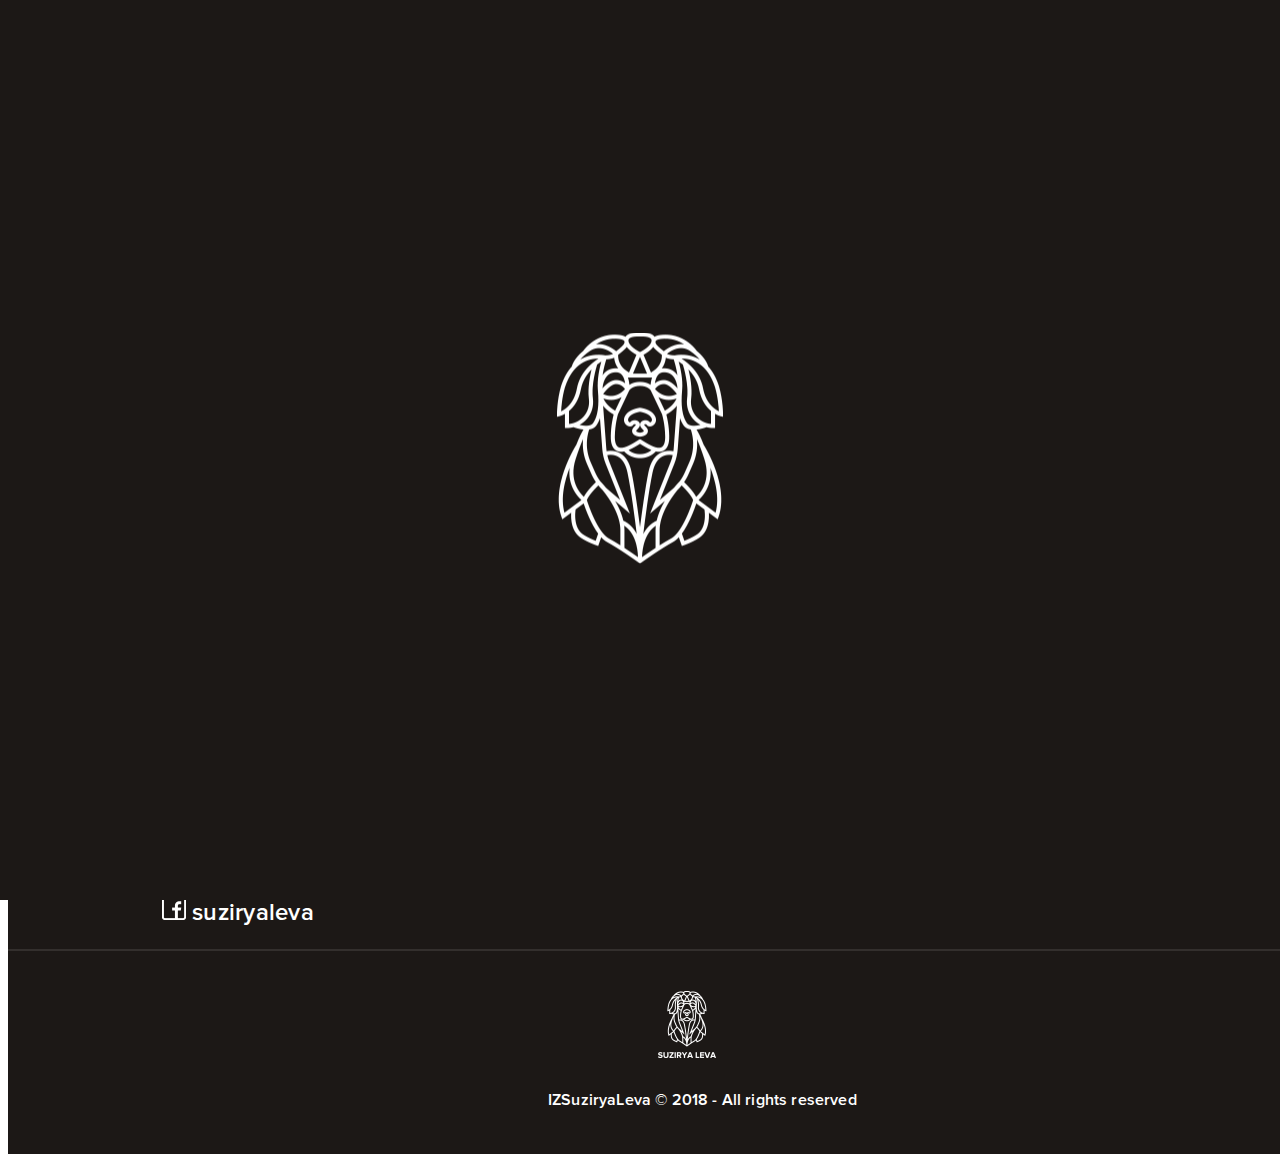
<file: pages/contacts.html>
<!DOCTYPE html>
<html lang="en">
    <head>
        <meta charset="UTF-8">
        <meta name="viewport" content="width=device-width, initial-scale=1">
        <title>КОНТАКТЫ</title>
        <link rel="icon" href="../img/icons/dark-logo.png" type="image/x-icon"/>
        <link rel="stylesheet" href="../css/contacts_style.css">
    </head>
    <body>
        <div id="page-preloader" class="preloader">
            <div class="loader"><img src="../img/backgrounds/loader-logo.svg" alt="load"></div>
        </div>
        <div class="container-fluid">
            <div class="container">
                <header class="header">
                    <div class="header-logo">
                        <img src="../img/icons/logo-white.svg" alt="logo">   
                    </div>
                    <div class="header-instagram">
                        <img src="../img/icons/instagram-icon.svg" alt="instagram">   
                    </div>
                    <nav class="header-menu">
                        <div class="header-menu__btn">
                            <div class="header-menu__btn-row"></div>
                            <div class="header-menu__btn-row"></div>
                            <div class="header-menu__btn-row"></div>
                        </div>
                        <ul>
                            <li class="header-menu__list active"><a href="leonberger.html">ЛЕОНБЕРГЕР</a></li>
                            <li class="header-menu__list"><a href="brt.html">ЧЕРНЫЙ РУССКИЙ ТЕРЬЕР</a></li>
                            <li class="header-menu__list"><a href="#">О ПИТОМНИКЕ</a></li>
                            <li class="header-menu__list"><a href="memory.html">ПАМЯТЬ</a></li>
                            <li class="header-menu__list"><a href="contacts.html">КОНТАКТЫ</a></li>
                            <li class="header-menu__list"><a href="gallery.html">ГАЛЕРЕЯ</a></li>
                            <li class="header-menu__list">+38 (066) 474 22 81</li>
                            <li class="header-menu__list">lev89@suzirya.kh.ua</li>
                        </ul>
                    </nav>
                </header>
                <div class="feedback">
                    <div class="info">
                        <div class="info__row">
                            <div class="info-data">
                                <div class="heading">
                                    <h3>Контакты</h3>
                                </div>
                                <div class="contacts">
                                    <div class="number">
                                        <h4>ТЕЛЕФОНЫ</h4>
                                        <div class="block">
                                            <p class="item">+38 (066) 474 22 81</p>
                                            <p class="item">+38 (057) 123 45 67</p>
                                            <p class="item">+38 (50) 555 35 35</p>
                                        </div>
                                        <div class="networks">
                                            <h4>Социальные сети</h4>
                                            <div class="block">
                                                <p class="item"><img src="../img/icons/instagram-icon.svg" alt="inst">  suziryaleva</p>
                                                <p class="item"><img class="icon" src="../img/icons/facebook-icon.svg" alt="fb">  suziryaleva</p>
                                            </div>
                                        </div>
                                    </div>
                                    <div class="links">
                                        <h4>EMAIL</h4>
                                        <div class="block">
                                            <p class="item">lev89@suzirya.kh.ua</p>
                                        </div>
                                        <div class="tlgrm">
                                            <h4>TELEGRAM</h4>
                                            <div class="block">
                                                <p class="item">@tanetsd</p>
                                            </div>
                                        </div>
                                    </div>
                                </div>
                            </div>
                            <div class="adress">
                                <h4>Адрес</h4>
                                <p class="item">Улица Валентиновска,<br> 3-а, квартира 128</p>
                                <p></p>
                                <p><img src="../img/other/map.png" alt="map"></p>
                            </div>
                        </div>
                    </div>
                    <footer>
                        <div class="bottom-logo"><img src="../img/icons/logo-white.svg" alt="logo"></div>
                        <div class="copy">IZSuziryaLeva © 2018 - All rights reserved</div>
                    </footer>
                </div>
            </div>
        </div>
        <script src="../js/preloader.js"></script>  
    </body>
</html>
</file>
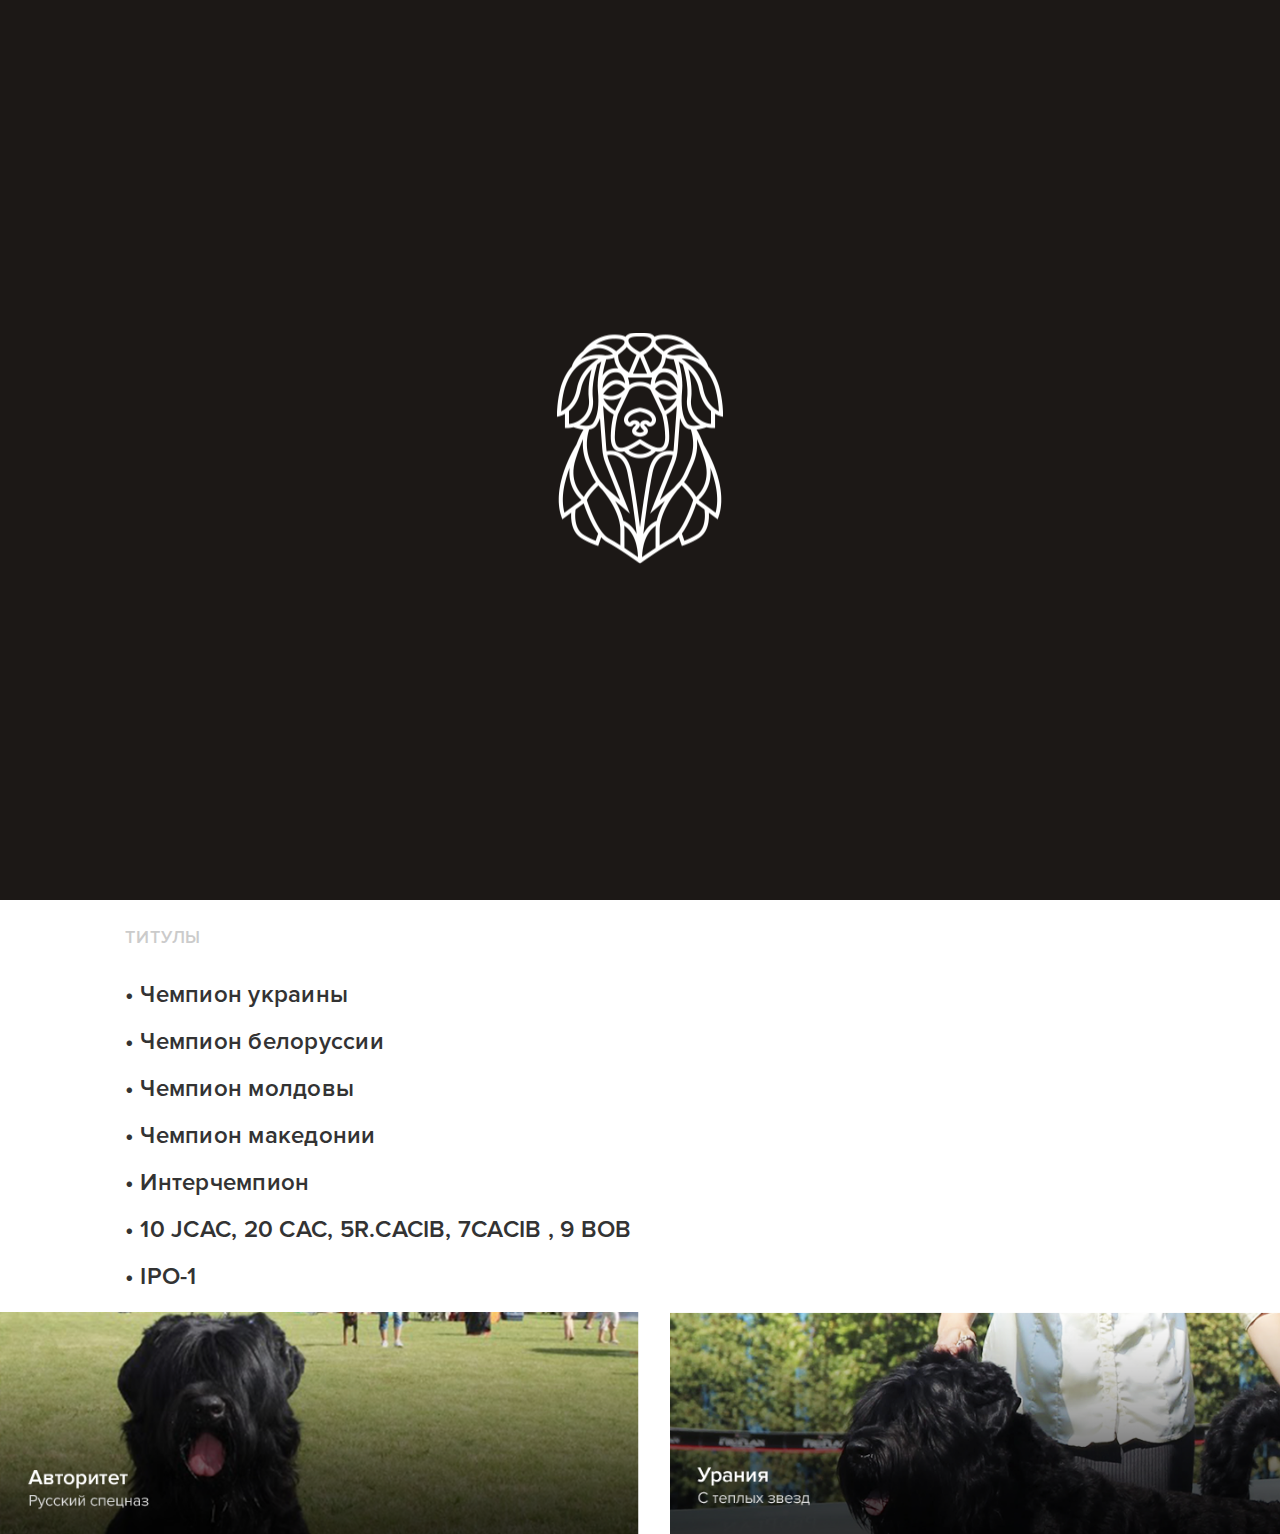
<file: pages/dog_aristokrat.html>
<!DOCTYPE html>
<html lang="en">
    <head>
        <meta charset="UTF-8">
        <meta name="viewport" content="width=device-width, initial-scale=1">
        <title>Document</title>
        <link rel="icon" href="../img/icons/dark-logo.png" type="image/x-icon"/>
        <link rel="stylesheet" href="../css/aristokrat_style.css">
    </head>
    <body>
        <div id="page-preloader" class="preloader">
            <div class="loader"><img src="../img/backgrounds/loader-logo.svg" alt="load"></div>
        </div>
        <div class="container">
            <header class="header">
                <nav class="header-menu">
                    <a href="../index.html">
                        <p class="back">&lt;назад</p>
                    </a>
                </nav>
            </header>
        </div>
        <div class="about">
            <div class="about__row">
                <div class="about-text">
                    <div class="name">Аристократ</div>
                    <div class="section">
                        <p class="caption">Полное имя</p>
                        <p class="point">Aristokrat URIEL SZIVE ALP’S</p>
                    </div>
                    <div class="section">
                        <p class="caption">Порода</p>
                        <p class="point">Черный русский терьер</p>
                    </div>
                    <div class="section">
                        <p class="caption">Дата рождения</p>
                        <p class="point">21/06/1995 (23 года)</p>
                    </div>
                    <div class="section">
                        <p class="caption">Родители</p>
                        <p class="point">Имя суки, Имя кобеля</p>
                    </div>
                    <div class="section">
                        <p class="caption">Титулы</p>
                        <p class="point">• Чемпион украины</p>
                        <p class="point">• Чемпион белоруссии</p>
                        <p class="point">• Чемпион молдовы</p>
                        <p class="point">• Чемпион македонии</p>
                        <p class="point">• Интерчемпион</p>
                        <p class="point">• 10 JCAC, 20 CAC, 5R.CACIB,     7CACIB , 9 BOB</p>
                        <p class="point">• IPO-1</p>
                    </div>
                </div>
                <div class="about-item">
                    <div class="photo"><img src="../img/slider_2/aristokrat.png" alt="photo"></div>
                </div>
            </div>
        </div>
        <div class="crls">
            <img class="avtoritet" src="../img/slider_2/avtoritet.png" alt="dog">
            <img class="uraniya" src="../img/slider_2/uraniya.png" alt="dog">
        </div>
        <script src="../js/preloader.js"></script>  
    </body>
</html>
</file>
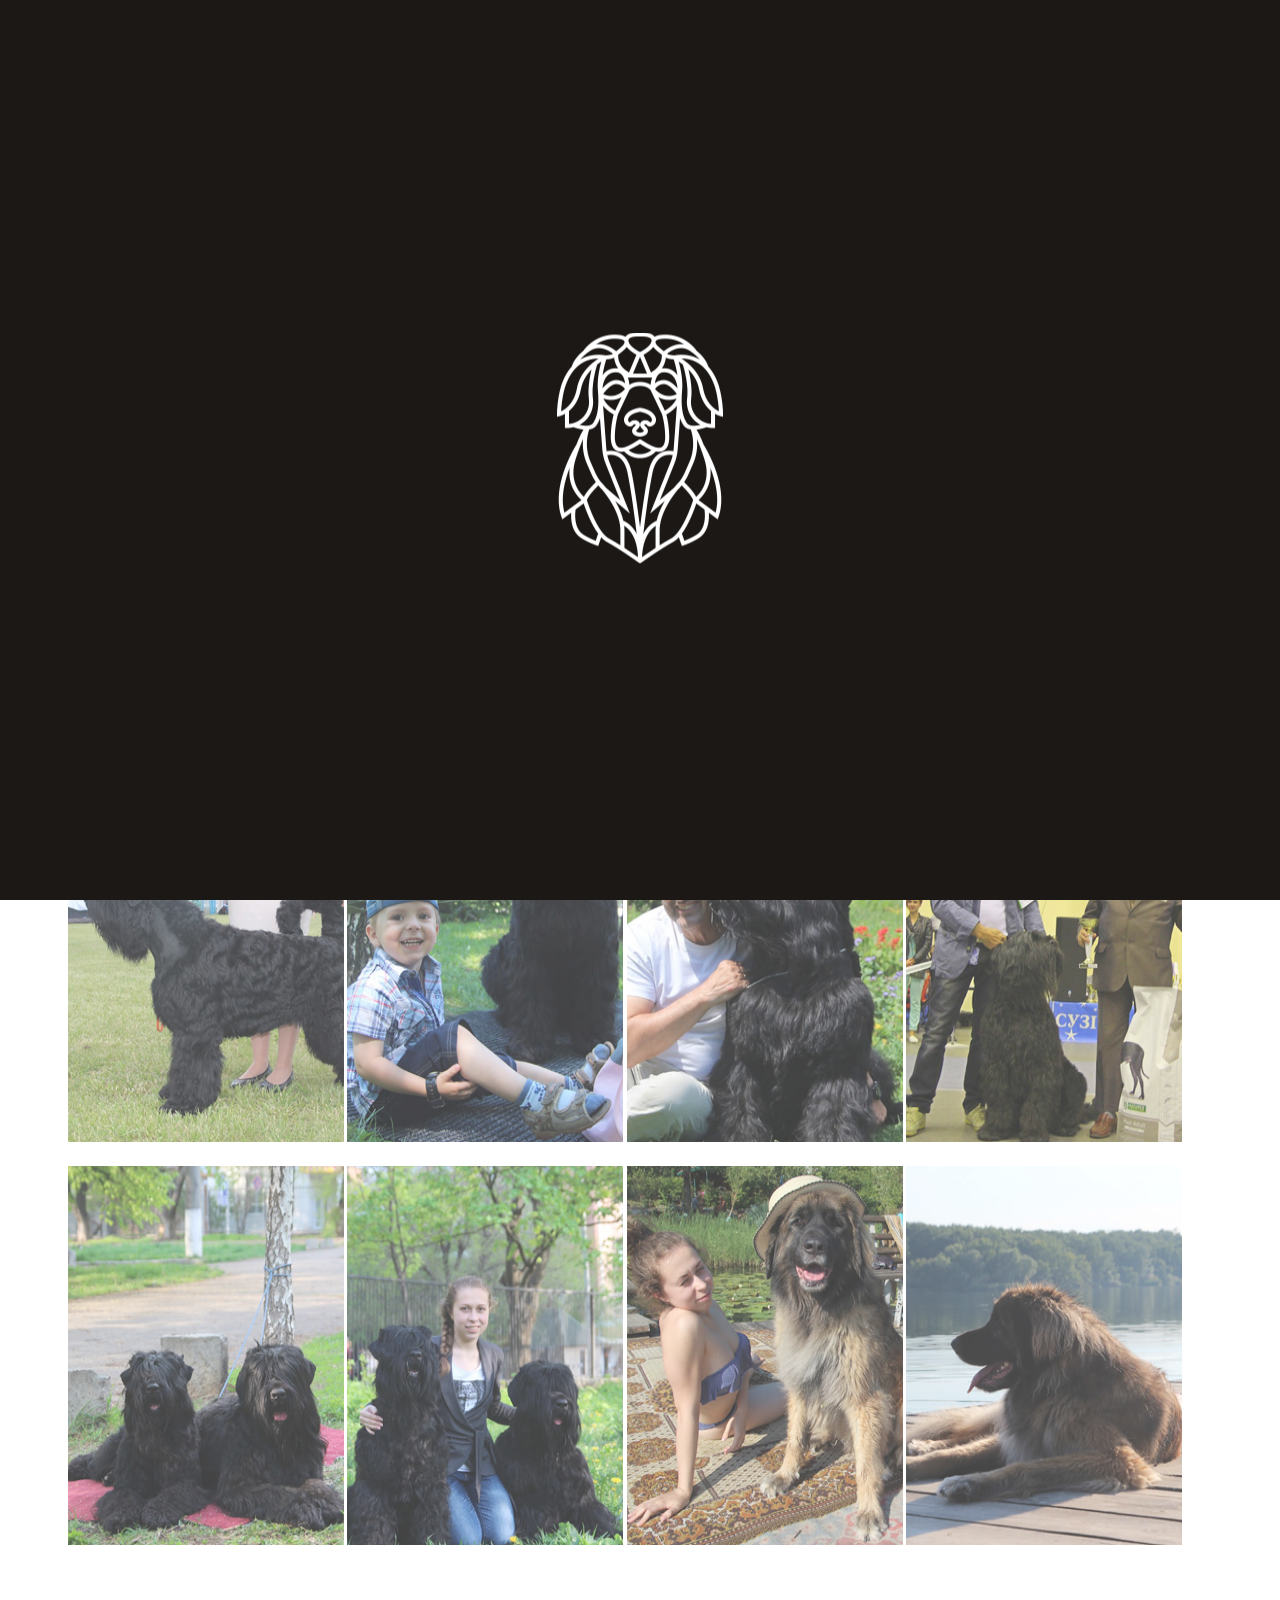
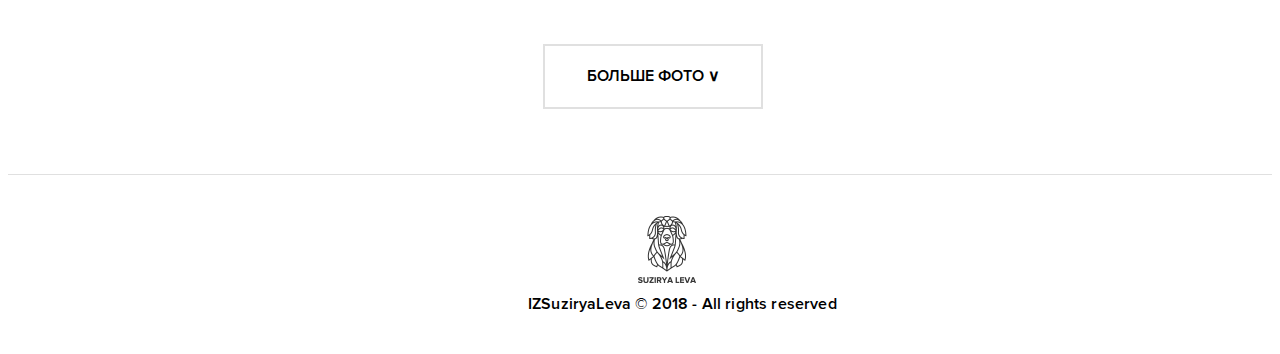
<file: pages/gallery.html>
<!DOCTYPE html>
<html lang="en">
    <head>
        <meta charset="UTF-8">
        <meta name="viewport" content="width=device-width, initial-scale=1">
        <title>ГАЛЕРЕЯ</title>
        <link rel="icon" href="../img/icons/dark-logo.png" type="image/x-icon"/>
        <link rel="stylesheet" href="../css/gallery_memory_style.css">
    </head>
    <body>
        <div id="page-preloader" class="preloader">
            <div class="loader"><img src="../img/backgrounds/loader-logo.svg" alt="load"></div>
        </div>
        <div class="conteiner-fluid">
            <div class="conteiner">
                <header class="header">
                    <div class="header-logo">
                        <img src="../img/icons/dark-logo.png" alt="logo">   
                    </div>
                    <div class="header-instagram">
                        <img src="../img/icons/dark-inst.png" alt="instagram">   
                    </div>
                    <nav class="header-menu">
                        <div class="header-menu__btn">
                            <div class="header-menu__btn-row"></div>
                            <div class="header-menu__btn-row"></div>
                            <div class="header-menu__btn-row"></div>
                        </div>
                        <ul>
                            <li class="header-menu__list active"><a href="leonberger.html">ЛЕОНБЕРГЕР</a></li>
                            <li class="header-menu__list"><a href="brt.html">ЧЕРНЫЙ РУССКИЙ ТЕРЬЕР</a></li>
                            <li class="header-menu__list"><a href="#">О ПИТОМНИКЕ</a></li>
                            <li class="header-menu__list"><a href="memory.html">ПАМЯТЬ</a></li>
                            <li class="header-menu__list"><a href="#">КОНТАКТЫ</a></li>
                            <li class="header-menu__list"><a href="gallery.html">ГАЛЕРЕЯ</a></li>
                            <li class="header-menu__list">+38 (066) 474 22 81</li>
                            <li class="header-menu__list">lev89@suzirya.kh.ua</li>
                        </ul>
                    </nav>
                </header>
                <input type="checkbox" id="pic-1">
                <label for="pic-1" class="lightbox"><img src="../img/gallery/1.jpg" alt="pic"></label>
                <input type="checkbox" id="pic-2">
                <label for="pic-2" class="lightbox"><img src="../img/gallery/2.jpg" alt="pic"></label>
                <input type="checkbox" id="pic-3">
                <label for="pic-3" class="lightbox"><img src="../img/gallery/3.jpg" alt="pic"></label>
                <input type="checkbox" id="pic-4">
                <label for="pic-4" class="lightbox"><img src="../img/gallery/4.jpg" alt="pic"></label>
                <input type="checkbox" id="pic-5">
                <label for="pic-5" class="lightbox"><img src="../img/gallery/5.jpg" alt="pic"></label>
                <input type="checkbox" id="pic-6">
                <label for="pic-6" class="lightbox"><img src="../img/gallery/6.jpg" alt="pic"></label>
                <input type="checkbox" id="pic-7">
                <label for="pic-7" class="lightbox"><img src="../img/gallery/7.jpg" alt="pic"></label>
                <input type="checkbox" id="pic-8">
                <label for="pic-8" class="lightbox"><img src="../img/gallery/8.jpg" alt="pic"></label>
                <input type="checkbox" id="pic-9">
                <label for="pic-9" class="lightbox"><img src="../img/gallery/9.jpg" alt="pic"></label>
                <input type="checkbox" id="pic-10">
                <label for="pic-10" class="lightbox"><img src="../img/gallery/10.jpg" alt="pic"></label>
                <input type="checkbox" id="pic-11"/>
                <label for="pic-11" class="lightbox"><img src="../img/gallery/11.jpg" alt="pic"></label>
                <input type="checkbox" id="pic-12"/>
                <label for="pic-12" class="lightbox"><img src="../img/gallery/12.jpg" alt="pic"></label>
                <div class="caption">
                    <h3>Галерея</h3>
                </div>
                <div class="grid">
                    <label for="pic-1" class="grid-item"><img src="../img/gallery_min/1.jpg" alt="pic"></label>
                    <label for="pic-2" class="grid-item"><img src="../img/gallery_min/2.jpg" alt="pic"></label>
                    <label for="pic-3" class="grid-item"><img src="../img/gallery_min/3.jpg" alt="pic"></label>
                    <label for="pic-4" class="grid-item"><img src="../img/gallery_min/4.jpg" alt="pic"></label>
                    <label for="pic-5" class="grid-item"><img src="../img/gallery_min/5.jpg" alt="pic"></label>
                    <label for="pic-6" class="grid-item"><img src="../img/gallery_min/6.jpg" alt="pic"></label>
                    <label for="pic-7" class="grid-item"><img src="../img/gallery_min/7.jpg" alt="pic"></label>
                    <label for="pic-8" class="grid-item"><img src="../img/gallery_min/8.jpg" alt="pic"></label>
                    <label for="pic-9" class="grid-item"><img src="../img/gallery_min/9.jpg" alt="pic"></label>
                    <label for="pic-10" class="grid-item"><img src="../img/gallery_min/10.jpg" alt="pic"></label>
                    <label for="pic-11" class="grid-item"><img src="../img/gallery_min/11.jpg" alt="pic"></label>
                    <label for="pic-12" class="grid-item"><img src="../img/gallery_min/12.jpg" alt="pic"></label>
                </div>
                <div class="button"><button class="btn">БОЛЬШЕ ФОТО <b>&or;</b></button></div>
                <footer>
                    <div class="bottom-logo"><img src="../img/icons/dark-logo.png" alt="logo"></div>
                    <div class="copy">IZSuziryaLeva © 2018 - All rights reserved</div>
                </footer>
            </div>
        </div>
        <script src="../js/preloader.js"></script>
    </body>
</html>
</file>
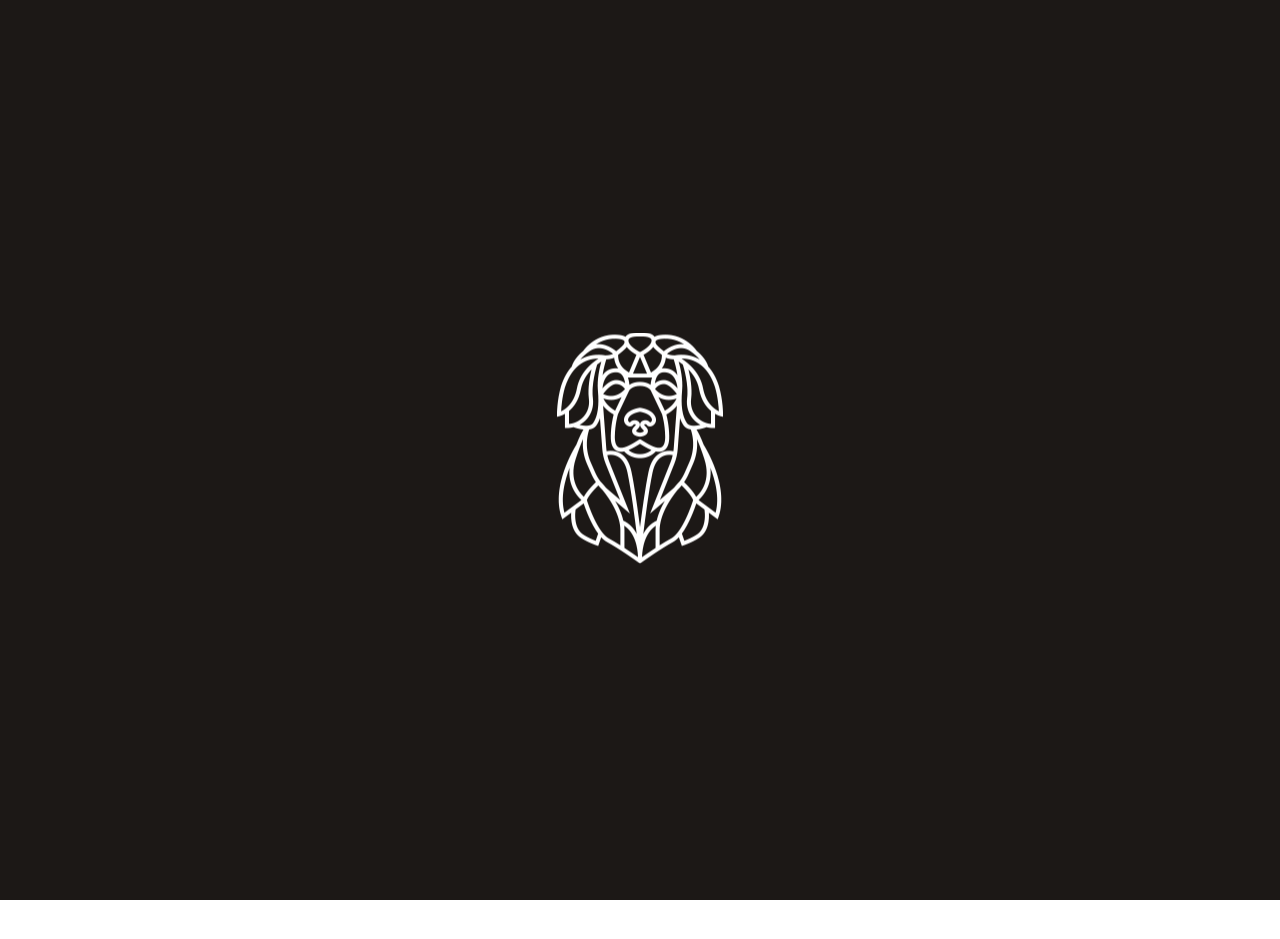
<file: pages/memory.html>
<!DOCTYPE html>
<html lang="en">
    <head>
        <meta charset="UTF-8">
        <meta name="viewport" content="width=device-width, initial-scale=1">
        <title>ПАМЯТЬ</title>
        <link rel="icon" href="../img/icons/dark-logo.png" type="image/x-icon"/>
        <link rel="stylesheet" href="../css/gallery_memory_style.css">
    </head>
    <body>
        <div id="page-preloader" class="preloader">
            <div class="loader"><img src="../img/backgrounds/loader-logo.svg" alt="load"></div>
        </div>
        <div class="container-fluid">
            <div class="container">
                <header class="header">
                    <div class="header-logo">
                        <img src="../img/icons/dark-logo.png" alt="logo">   
                    </div>
                    <div class="header-instagram">
                        <img src="../img/icons/dark-inst.png" alt="instagram">   
                    </div>
                    <nav class="header-menu">
                        <div class="header-menu__btn">
                            <div class="header-menu__btn-row"></div>
                            <div class="header-menu__btn-row"></div>
                            <div class="header-menu__btn-row"></div>
                        </div>
                        <ul>
                            <li class="header-menu__list active"><a href="leonberger.html">ЛЕОНБЕРГЕР</a></li>
                            <li class="header-menu__list"><a href="brt.html">ЧЕРНЫЙ РУССКИЙ ТЕРЬЕР</a></li>
                            <li class="header-menu__list"><a href="#">О ПИТОМНИКЕ</a></li>
                            <li class="header-menu__list"><a href="memory.html">ПАМЯТЬ</a></li>
                            <li class="header-menu__list"><a href="contacts.html">КОНТАКТЫ</a></li>
                            <li class="header-menu__list"><a href="gallery.html">ГАЛЕРЕЯ</a></li>
                            <li class="header-menu__list">+38 (066) 474 22 81</li>
                            <li class="header-menu__list">lev89@suzirya.kh.ua</li>
                        </ul>
                    </nav>
                </header>
                <div class="memory">Память</div>
                <main>
                    <div class="img"><img src="../img/dogs/proletariy.png" alt="photo"></div>
                    <div class="info">
                        <p class="darker">Пролетарий</p>
                        <p class="lighter">Suzirya leva</p>
                        <p>21/06/1995 - 21/06/1995</p>
                    </div>
                    <div class="detail"><button class="key">ПОДРОБНЕЕ <img class="arrow" src="../img/icons/arrow.svg" alt="icon"></button></div>
                </main>
                <footer class="footer">
                    <div class="bottom-logo"><img src="../img/icons/dark-logo.png" alt="logo"></div>
                    <div class="copy">IZSuziryaLeva © 2018 - All rights reserved</div>
                </footer>
            </div>
        </div>
        <script src="../js/preloader.js"></script>  
    </body>
</html>
</file>
<file: css/contacts_style.css>
@font-face {
  font-family: 'Proxima Nova';
  src: url('fonts/ProximaNova-Semibold.eot');
  src: url('fonts/ProximaNova-Semibold.eot?#iefix') format('embedded-opentype'),
  url('fonts/ProximaNova-Semibold.woff') format('woff'),
  url('fonts/ProximaNova-Semibold.ttf') format('truetype'),
  url('fonts/ProximaNova-Semibold.svg#webfont') format('svg'); }
.preloader {
  position: fixed;
  left: 0;
  top: 0;
  width: 100%;
  height: 100%;
  background: #1c1816;
  z-index: 3; 
  transition: .5s all; 
  opacity: 1 
  visibility: visible; }
.loader  { 
  position: absolute;
  left: 50%;
  top: 50%;
  transform: translateY(-50%) translateX(-50%); }
.done {
  opacity: 0;
  visibility: hidden; }
.container-fluid {
  background-color: #1c1816;
  background-size: cover; 
  width: 100vw; }
.container {
  margin-left:auto;
  margin-right: auto;
  max-width: 1440px; 
  max-height: 100%; }
.header {
  height: 10%; 
  width: 100%; 
  border-bottom: 1px solid rgba(255,255,255, .12) }
.header-logo {
  float: left;
  margin-top: 1.11%;
  margin-left: 1.39%;
  height: 67px; 
  background-attachment: fixed;
  width: 58px }
.header-instagram {
  height: 24px;
  width: 24px;
  float: right;
  margin-top: 2.11%;
  margin-right: 1.39%; }
.header-menu.active ul {
  display: table !important;
  clear: both; }
.header-menu__list {
  font-family: "Proxima Nova", sans-serif;
  color: white;
  display: inline-block;
  list-style: none; 
  margin: 0.49%;
  font-size: 12px;
  font-weight: 400;
  line-height: 54px;
  margin-top: 8px;
  padding-left: 37px;
  letter-spacing: .7px; }
.header-menu__list a {
  text-transform: uppercase;
  text-decoration: none;
  color: #fff; }
.info {
  border-bottom: 1px solid rgba(255,255,255, .1);
  height: 780px; }
.info__row {
  padding-left: 154px;
  display: flex;
  flex-wrap: wrap; }
.info-data {
  width: 50%;
  height: 100%;
  flex-grow: 1; }
.info-data > div {
  overflow: hidden; }
.heading {
  padding-top: 75px; }
.heading h3 {
  width: 494px;
  height: 41px;
  color: #ffffff;
  font-family: "Proxima Nova";
  font-size: 54px;
  font-weight: 400;
  line-height: 41px;
  letter-spacing: -0.56px; }
.contacts {
  width: 590px;
  padding-top: 65px; }
h4 {
  width: 191px;
  height: 14px;
  opacity: 0.25;
  color: #ffffff;
  font-family: "Proxima Nova";
  font-size: 18px;
  font-weight: 700;
  text-transform: uppercase;
  letter-spacing: 0.9px; }
.number {
  float: left; }
.block {
  padding-top: 5px;}
.links {
  float: right; }
.links > div {
  overflow: hidden; }
.item {
  color: #ffffff;
  font-family: "Proxima Nova";
  font-size: 24px;
  font-weight: 400;
  line-height: 30px;
  letter-spacing: 0.24px; }
.networks {
  padding-top: 38px; }
.tlgrm {
  padding-top: 65px; }
.adress {
  padding-top: 65px;
  padding-left: 0.01px;
  font-family: "Proxima Nova";
  width: 50%;
  height: 100%;
  flex-grow: 1; }
.adress > p {
  height: 16px;
  padding-top: 10px; }
footer {
  border-top: 1px solid rgba(255,255,255, .1); }
.bottom-logo {
  width: 58px;
  height: 67px; 
  padding-top: 40px;
  padding-left: 650px; }
.copy {
  color: #ffffff;
  font-family: "Proxima Nova";
  font-size: 16px;
  font-weight: 400;
  line-height: 84px;
  letter-spacing: 0.16px;
  padding-bottom: 12px; 
  padding-left: 540px; }
</file>
<file: css/aristokrat_style.css>
@font-face {
  font-family: 'Proxima Nova';
  src: url('fonts/ProximaNova-Semibold.eot');
  src: url('fonts/ProximaNova-Semibold.eot?#iefix') format('embedded-opentype'),
  url('fonts/ProximaNova-Semibold.woff') format('woff'),
  url('fonts/ProximaNova-Semibold.ttf') format('truetype'),
  url('fonts/ProximaNova-Semibold.svg#webfont') format('svg'); }
body {
  margin-left: auto; 
  margin-right: auto;
  max-width: 1440px; }
.preloader {
  position: fixed;
  left: 0;
  top: 0;
  width: 100%;
  height: 100%;
  background: #1c1816;
  z-index: 3; 
  transition: .5s all; 
  opacity: 1 
  visibility: visible; }
.loader  { 
  position: absolute;
  left: 50%;
  top: 50%;
  transform: translateY(-50%) translateX(-50%); }
.done {
  opacity: 0;
  visibility: hidden; }
.header {
  height: 15%; 
  border-bottom: 1px solid rgba(0, 0, 0, .12); }
nav {
  padding-left: 32px; }
a {
  text-decoration: none;
  width: 57px;
  height: 13px;
  color: #181412;
  font-family: "Proxima Nova";
  font-size: 16px;
  font-weight: 400;
  line-height: 84px;
  text-transform: uppercase;
  letter-spacing: 0.8px; }
.about {
  width: 100%; }
.about__row {
  display: flex;
  flex-wrap: wrap; }
.about-text {
  width: 50%; }
.name {
  width: 289px;
  height: 49px;
  padding-left: 125px;
  padding-top: 60px;
  color: #181412;
  font-family: "Proxima Nova";
  font-size: 56px;
  font-weight: 400;
  line-height: 72px;
  letter-spacing: -0.56px; }
.section {
  padding-left: 125px;
  margin-top: 65px; }
.caption {
  opacity: 0.25;
  color: #333333;
  font-family: "Proxima Nova";
  font-size: 18px;
  font-weight: 700;
  line-height: 44px;
  text-transform: uppercase;
  letter-spacing: 0.9px; }
.point {
  color: #333333;
  font-family: "Proxima Nova";
  font-size: 24px;
  font-weight: 400;
  line-height: 23px;
  letter-spacing: 0.24px; }
.about-item {
  width: 50%;
  height: 100%;
  flex-grow: 1; }
.about-item > div > img {
  width: 100%;
  overflow: hidden; }
.crls {
  display: block;
  width: 100%; 
  position: relative; }
.avtoritet {
  width: 50%;
  position: absolute; }
.uraniya {
  width: 50%;
  left: 670px;
  position: absolute; }
</file>
<file: css/gallery_memory_style.css>
@font-face {
  font-family: 'Proxima Nova';
  src: url('fonts/ProximaNova-Semibold.eot');
  src: url('fonts/ProximaNova-Semibold.eot?#iefix') format('embedded-opentype'),
  url('fonts/ProximaNova-Semibold.woff') format('woff'),
  url('fonts/ProximaNova-Semibold.ttf') format('truetype'),
  url('fonts/ProximaNova-Semibold.svg#webfont') format('svg'); }
* {
  box-sizing: border-box; }
.preloader {
  position: fixed;
  left: 0;
  top: 0;
  width: 100%;
  height: 100%;
  background: #1c1816;
  z-index: 3; 
  transition: .5s all; 
  opacity: 1 
  visibility: visible; }
.loader  { 
  position: absolute;
  left: 50%;
  top: 50%;
  transform: translateY(-50%) translateX(-50%); }
.done {
  opacity: 0;
  visibility: hidden; }
.container-fluid {
  background-size: cover; 
  width: 100vw; }
.container {
  margin-left:auto;
  margin-right: auto;
  max-width: 1440px; 
  max-height: 100%; }
.header {
  height: 10%; 
  border-bottom: 1px solid rgba(0, 0, 0, .12); }
.header-logo {
  float: left;
  margin-top: 1.11%;
  margin-left: 1.39%;
  height: 67px; 
  background-attachment: fixed;
  width: 58px }
.header-instagram {
  height: 24px;
  width: 24px;
  float: right;
  margin-top: 2.11%;
  margin-right: 1.39%; }
.header-menu.active ul {
  display: table !important;
  clear: both; }
.header-menu__list {
  font-family: "Proxima Nova", sans-serif;
  color: #000;
  display: inline-block;
  list-style: none; 
  margin: 0.49%;
  font-size: 12px;
  font-weight: 400;
  line-height: 54px;
  margin-top: 8px;
  padding-left: 37px;
  letter-spacing: .7px; }
.header-menu__list a {
  text-transform: uppercase;
  text-decoration: none;
  color: #000; }
.caption h3 {
  width: 201px;
  height: 49px;
  color: #181412;
  padding-left: 50px;;
  font-family: "Proxima Nova";
  font-size: 56px;
  font-weight: 400;
  line-height: 72px;
  letter-spacing: -0.56px; }
label[for] {
  cursor: pointer; }
input[type="checkbox"] {
  display: none; }
.lightbox {
  background: rgba(0,0,0, .8);
  width: 100%;
  position: fixed;
  top: 0;
  left: 0;
  z-index: 1;
  min-height: 100%;
  overflow: auto;
  -webkit-transform: scale(0);
  -ms-transform: scale(0);
  transform: scale(0);
  -webkit-transition: -webkit-transform .5s ease-out;
  transition: transform .5s ease-out; }
.lightbox img {
  position: fixed;
  top: 50%;
  left: 50%;
  max-width: 96%;
  max-height: 96%;
  -webkit-transform: translate(-50%, -50%);
  -ms-transform: translate(-50%, -50%);
  transform: translate(-50%, -50%);
  box-shadow: 0 2px 8px rgba(0, 0, 0, 0.25); }
input[type="checkbox"]:checked + .lightbox {
  -webkit-transform: scale(1);
  -ms-transform: scale(1);
  transform: scale(1); }
input[type="checkbox"]:checked ~ .grid {
  opacity: .125; }
.grid {
  display: -webkit-box;
  display: -webkit-flex;
  display: -ms-flexbox;
  display: flex;
  -webkit-flex-wrap: wrap;
  -ms-flex-wrap: wrap;
  flex-wrap: wrap;
  -webkit-box-align: start;
  -webkit-align-items: flex-start;
  -ms-flex-align: start;
  align-items: flex-start;
  -webkit-align-content: flex-start;
  -ms-flex-line-pack: start;
  align-content: flex-start;
  z-index: 0;
  height: 100%;
  padding: 20px 50px;
  overflow: auto;
  background-color: #fff;
  text-align: center;
  -webkit-transition: opacity .75s;
  transition: opacity .75s; }
.grid .grid-item {
  display: inline-block;
  width: 24%;
  padding: 10px;
  opacity: .75;
  -webkit-transition: opacity .5s;
  transition: opacity .5s; }
.grid .grid-item:hover {
  opacity: 1; }
.grid-item > img {
  width: 276px;
  height: 379px; }
.button {
  padding: 65px 535px; }
.btn {
  cursor: pointer;
  font-family: "Proxima Nova";
  font-size: 16px;
  font-weight: 400;
  width: 220px;
  height: 65px;
  border: 2px solid rgba(0, 0, 0, .12);
  background-color: #fff; }
footer {
  border-top: 1px solid rgba(0, 0, 0, .12); }
.bottom-logo {
  width: 58px;
  height: 67px; 
  padding-top: 40px;
  padding-left: 630px; }
.copy {
  font-family: "Proxima Nova";
  font-size: 16px;
  font-weight: 400;
  line-height: 84px;
  letter-spacing: 0.16px;
  padding-top: 20px; 
  padding-left: 520px; }
.memory {
  padding-top: 65px;
  padding-bottom: 65px;
  padding-left: 100px;
  width: 179px;
  height: 39px;
  color: #181412;
  font-family: "Proxima Nova";
  font-size: 56px;
  font-weight: 400;
  line-height: 72px;
  letter-spacing: -0.56px; }
main {
  top: 50px;
  display: block; 
  position: relative; }
.img {
  position: absolute; 
  left: 100px }
.info {
  position: absolute; 
  left: 400px; }
.info p {
  font-family: "Proxima Nova"; }
.lighter {
  width: 179px;
  color: #7a7a7a; 
  font-size: 32px;
  font-weight: 400;
  line-height: 48px;
  letter-spacing: 0.32px;
  letter-spacing: 0.32px; }
.darker {
  width: 179px;
  color: #000;
  font-size: 32px;
  font-weight: 400;
  line-height: 48px;
  letter-spacing: 0.32px;
  letter-spacing: 0.32px; }
.detail {
  background-color: orange;
  position: absolute; 
  left: 900px; 
  top: 55px;}
.key {
  cursor: pointer;
  font-family: "Proxima Nova";
  font-size: 16px;
  font-weight: 400;
  width: 296px;
  height: 65px;
  border: 2px solid rgba(0, 0, 0, .12);
  background-color: #fff; }
.arrow {
  padding-left: 7px;
  padding-top: 10px;
  width: 23px;
  height: 23px; }
.footer {
  margin-top: 460px; }
@media screen and (max-width: 1024px) {
  .grid .grid-item {
    width: 50%; } }
@media screen and (max-width: 480px) {
  .grid .grid-item {
    width: 100%; } }
</file>
